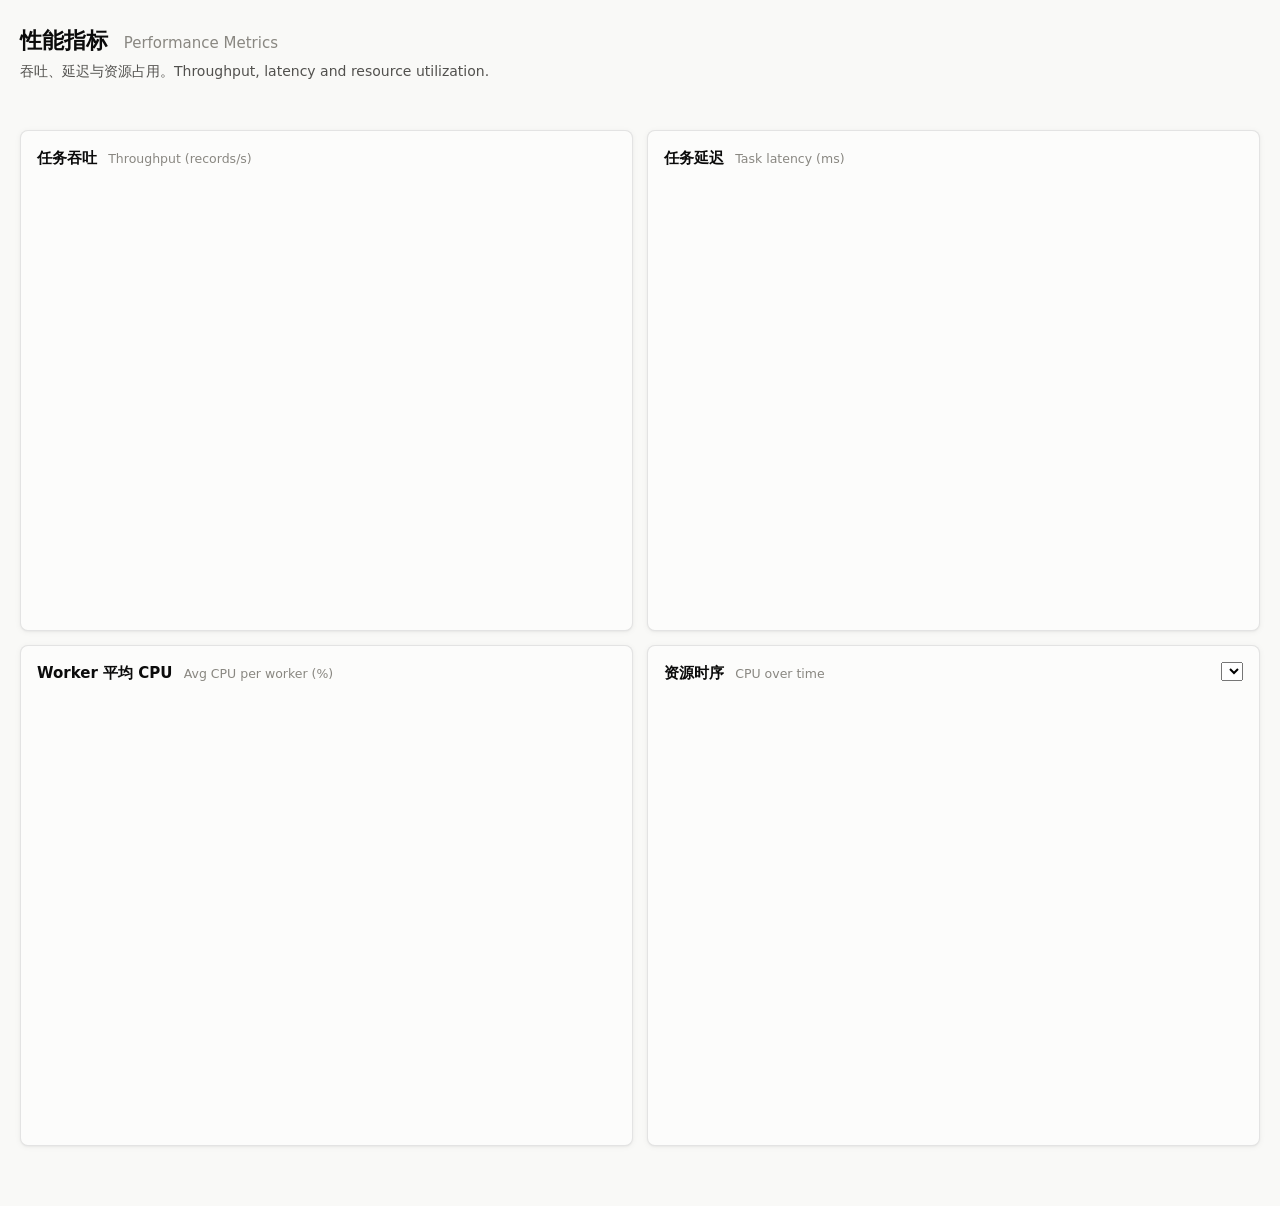
<file: frontend/metrics.html>
<!doctype html>
<html lang="zh-CN">
<head>
  <meta charset="utf-8">
  <meta name="viewport" content="width=device-width, initial-scale=1">
  <title>性能指标 Metrics — 分布式 MapReduce</title>
  <link rel="stylesheet" href="css/app.css">
</head>
<body>
  <header id="app-nav"></header>
  <main class="page">
    <h1 class="page-title">性能指标 <span>Performance Metrics</span></h1>
    <p class="page-desc">吞吐、延迟与资源占用。Throughput, latency and resource utilization.</p>

    <div class="flex between mb">
      <div id="job-picker" style="min-width:280px"></div>
    </div>

    <div class="stat-tiles" id="stats"></div>

    <div class="grid cols-2 mt">
      <div class="card">
        <h2>任务吞吐 <span class="sub">Throughput (records/s)</span></h2>
        <div class="chart-box"><canvas id="c-throughput" height="220"></canvas></div>
        <div class="chart-legend" id="c-throughput-legend"></div>
      </div>
      <div class="card">
        <h2>任务延迟 <span class="sub">Task latency (ms)</span></h2>
        <div class="chart-box"><canvas id="c-latency" height="220"></canvas></div>
        <div class="chart-legend" id="c-latency-legend"></div>
      </div>
    </div>

    <div class="grid cols-2 mt">
      <div class="card">
        <h2>Worker 平均 CPU <span class="sub">Avg CPU per worker (%)</span></h2>
        <div class="chart-box"><canvas id="c-worker-cpu" height="220"></canvas></div>
        <div class="chart-legend" id="c-worker-cpu-legend"></div>
      </div>
      <div class="card">
        <h2>资源时序 <span class="sub">CPU over time</span>
          <select id="worker-sel" style="width:auto;float:right"></select>
        </h2>
        <div class="chart-box"><canvas id="c-resource" height="220"></canvas></div>
        <div class="chart-legend" id="c-resource-legend"></div>
      </div>
    </div>
  </main>
  <script src="js/api.js"></script>
  <script src="js/components.js"></script>
  <script src="js/charts.js"></script>
  <script src="js/pages/metrics.js"></script>
</body>
</html>
</file>
<file: frontend/css/app.css>
/* =========================================================================
   Distributed MapReduce 框架 — 共享样式 / Shared styles
   设计体系：数据可视化调色板（浅色/深色两步选择）+ 状态色 + 中性墨色
   ========================================================================= */

:root {
  color-scheme: light;
  /* surfaces & ink */
  --page: #f9f9f7;
  --surface: #fcfcfb;
  --surface-2: #f1f0ec;
  --ink: #0b0b0b;
  --ink-2: #52514e;
  --muted: #898781;
  --gridline: #e1e0d9;
  --baseline: #c3c2b7;
  --border: rgba(11, 11, 11, 0.10);
  --border-strong: rgba(11, 11, 11, 0.18);

  /* categorical series slots (fixed order, never cycled) */
  --series-1: #2a78d6;
  --series-2: #eb6834;
  --series-3: #1baf7a;
  --series-4: #eda100;
  --series-5: #e87ba4;
  --series-6: #008300;
  --series-7: #4a3aa7;
  --series-8: #e34948;

  /* status palette (reserved) */
  --good: #0ca30c;
  --warning: #fab219;
  --serious: #ec835a;
  --critical: #d03b3b;

  /* role tokens */
  --accent: var(--series-1);
  --link: var(--series-1);

  --radius: 8px;
  --radius-sm: 5px;
  --shadow: 0 1px 2px rgba(11, 11, 11, 0.04), 0 1px 6px rgba(11, 11, 11, 0.05);
  --font: system-ui, -apple-system, "Segoe UI", "PingFang SC", "Microsoft YaHei", sans-serif;
  --mono: ui-monospace, "SF Mono", "Cascadia Code", Consolas, monospace;
}

@media (prefers-color-scheme: dark) {
  :root:where(:not([data-theme="light"])) {
    color-scheme: dark;
    --page: #0d0d0d;
    --surface: #1a1a19;
    --surface-2: #232322;
    --ink: #ffffff;
    --ink-2: #c3c2b7;
    --muted: #898781;
    --gridline: #2c2c2a;
    --baseline: #383835;
    --border: rgba(255, 255, 255, 0.10);
    --border-strong: rgba(255, 255, 255, 0.18);
    --series-1: #3987e5;
    --series-2: #d95926;
    --series-3: #199e70;
    --series-4: #c98500;
    --series-5: #d55181;
    --series-7: #9085e9;
    --series-8: #e66767;
    --shadow: 0 1px 2px rgba(0, 0, 0, 0.3), 0 1px 8px rgba(0, 0, 0, 0.35);
  }
}
:root[data-theme="dark"] {
  color-scheme: dark;
  --page: #0d0d0d;
  --surface: #1a1a19;
  --surface-2: #232322;
  --ink: #ffffff;
  --ink-2: #c3c2b7;
  --muted: #898781;
  --gridline: #2c2c2a;
  --baseline: #383835;
  --border: rgba(255, 255, 255, 0.10);
  --border-strong: rgba(255, 255, 255, 0.18);
  --series-1: #3987e5;
  --series-2: #4a3aa7;
  --series-3: #199e70;
  --series-4: #c98500;
  --series-5: #d55181;
  --series-7: #9085e9;
  --series-8: #e66767;
  --shadow: 0 1px 2px rgba(0, 0, 0, 0.3), 0 1px 8px rgba(0, 0, 0, 0.35);
}

/* ---------------------------------------------------------------------- */
* { box-sizing: border-box; }
html, body { margin: 0; padding: 0; }
body {
  font-family: var(--font);
  background: var(--page);
  color: var(--ink);
  font-size: 14px;
  line-height: 1.5;
  -webkit-font-smoothing: antialiased;
}
a { color: var(--link); text-decoration: none; }
a:hover { text-decoration: underline; }
code, .mono { font-family: var(--mono); font-size: 0.9em; }
.tabular { font-variant-numeric: tabular-nums; }

/* ---------------------------------------------------------------------- */
/* Navigation                                                              */
/* ---------------------------------------------------------------------- */
.app-nav {
  display: flex;
  align-items: center;
  gap: 4px;
  flex-wrap: wrap;
  padding: 10px 16px;
  background: var(--surface);
  border-bottom: 1px solid var(--border);
  position: sticky;
  top: 0;
  z-index: 20;
  box-shadow: var(--shadow);
}
.app-nav .brand {
  font-weight: 700;
  font-size: 15px;
  margin-right: 12px;
  white-space: nowrap;
  color: var(--ink);
}
.app-nav .brand small { font-weight: 500; color: var(--muted); margin-left: 6px; }
.app-nav a.nav-link {
  padding: 6px 11px;
  border-radius: 6px;
  color: var(--ink-2);
  white-space: nowrap;
  font-size: 13px;
}
.app-nav a.nav-link:hover { background: var(--surface-2); text-decoration: none; }
.app-nav a.nav-link.active { background: var(--accent); color: #fff; font-weight: 600; }
.app-nav .spacer { flex: 1 1 auto; }
.theme-toggle {
  border: 1px solid var(--border);
  background: var(--surface);
  color: var(--ink);
  border-radius: 6px;
  padding: 5px 10px;
  cursor: pointer;
  font-size: 13px;
}

/* ---------------------------------------------------------------------- */
/* Layout                                                                  */
/* ---------------------------------------------------------------------- */
.page { max-width: 1280px; margin: 0 auto; padding: 24px 20px 60px; }
.page-title {
  font-size: 22px;
  margin: 0 0 2px;
  font-weight: 700;
}
.page-title span { font-weight: 500; color: var(--muted); font-size: 15px; margin-left: 8px; }
.page-desc { color: var(--ink-2); margin: 4px 0 20px; }

.grid { display: grid; gap: 14px; }
.grid.cols-2 { grid-template-columns: repeat(2, 1fr); }
.grid.cols-3 { grid-template-columns: repeat(3, 1fr); }
.grid.cols-4 { grid-template-columns: repeat(4, 1fr); }
@media (max-width: 900px) {
  .grid.cols-2, .grid.cols-3, .grid.cols-4 { grid-template-columns: 1fr; }
}

.card {
  background: var(--surface);
  border: 1px solid var(--border);
  border-radius: var(--radius);
  padding: 16px;
  box-shadow: var(--shadow);
}
.card h2, .card h3 { margin: 0 0 12px; font-size: 15px; font-weight: 650; }
.card h2 .sub { font-weight: 500; color: var(--muted); font-size: 12.5px; margin-left: 6px; }

/* ---------------------------------------------------------------------- */
/* Stat tiles / hero                                                       */
/* ---------------------------------------------------------------------- */
.stat-tiles { display: grid; grid-template-columns: repeat(auto-fit, minmax(170px, 1fr)); gap: 12px; }
.stat {
  background: var(--surface);
  border: 1px solid var(--border);
  border-radius: var(--radius);
  padding: 14px 16px;
  box-shadow: var(--shadow);
}
.stat .label { font-size: 12px; color: var(--ink-2); margin-bottom: 4px; }
.stat .value { font-size: 26px; font-weight: 650; line-height: 1.1; }
.stat .delta { font-size: 12px; margin-top: 4px; color: var(--muted); }
.stat .value.good { color: var(--good); }
.stat .value.bad { color: var(--critical); }

/* ---------------------------------------------------------------------- */
/* Tables                                                                  */
/* ---------------------------------------------------------------------- */
.table-wrap { overflow-x: auto; }
table.table { border-collapse: collapse; width: 100%; font-size: 13px; }
table.table th {
  text-align: left;
  font-weight: 600;
  color: var(--ink-2);
  padding: 8px 10px;
  border-bottom: 1px solid var(--border-strong);
  white-space: nowrap;
}
table.table td {
  padding: 8px 10px;
  border-bottom: 1px solid var(--border);
  vertical-align: top;
}
table.table tr:hover td { background: var(--surface-2); }
table.table .num { text-align: right; font-variant-numeric: tabular-nums; }
table.table .muted { color: var(--muted); }
table.table tr.clickable { cursor: pointer; }

/* ---------------------------------------------------------------------- */
/* Badges & progress                                                       */
/* ---------------------------------------------------------------------- */
.badge {
  display: inline-block;
  padding: 2px 9px;
  border-radius: 20px;
  font-size: 12px;
  font-weight: 600;
  white-space: nowrap;
  border: 1px solid transparent;
}
.badge.good   { background: color-mix(in srgb, var(--good) 14%, transparent); color: var(--good); }
.badge.bad    { background: color-mix(in srgb, var(--critical) 14%, transparent); color: var(--critical); }
.badge.run    { background: color-mix(in srgb, var(--series-1) 14%, transparent); color: var(--series-1); }
.badge.warn   { background: color-mix(in srgb, var(--serious) 16%, transparent); color: var(--serious); }
.badge.muted  { background: var(--surface-2); color: var(--muted); }
.badge.aqua   { background: color-mix(in srgb, var(--series-3) 16%, transparent); color: var(--series-3); }
.badge.dot::before {
  content: "";
  display: inline-block;
  width: 7px; height: 7px;
  border-radius: 50%;
  background: currentColor;
  margin-right: 6px;
  vertical-align: 1px;
}

.progress { height: 8px; background: var(--surface-2); border-radius: 5px; overflow: hidden; }
.progress > .fill {
  height: 100%;
  background: var(--accent);
  border-radius: 5px;
  transition: width .3s ease;
}
.progress > .fill.good { background: var(--good); }
.progress > .fill.warn { background: var(--serious); }
.progress > .fill.bad  { background: var(--critical); }
.progress-label { display: flex; justify-content: space-between; font-size: 12px; color: var(--ink-2); margin-bottom: 3px; }

.meter { height: 8px; background: var(--surface-2); border-radius: 5px; overflow: hidden; }
.meter > .fill { height: 100%; border-radius: 5px; transition: width .3s ease; }
.meter > .fill.ok  { background: var(--good); }
.meter > .fill.warn{ background: var(--warning); }
.meter > .fill.high{ background: var(--serious); }
.meter > .fill.crit{ background: var(--critical); }

/* ---------------------------------------------------------------------- */
/* Forms                                                                   */
/* ---------------------------------------------------------------------- */
form label { display: block; font-size: 13px; color: var(--ink-2); margin: 10px 0 3px; }
form input, form select, form textarea {
  width: 100%;
  padding: 8px 10px;
  border: 1px solid var(--border-strong);
  border-radius: var(--radius-sm);
  background: var(--surface);
  color: var(--ink);
  font-family: inherit;
  font-size: 14px;
}
form input:focus, form select:focus, form textarea:focus {
  outline: 2px solid var(--accent);
  outline-offset: -1px;
}
form .row { display: flex; gap: 12px; }
form .row > div { flex: 1; }
form .hint { font-size: 12px; color: var(--muted); }
fieldset { border: 1px solid var(--border); border-radius: var(--radius-sm); padding: 10px 14px 14px; margin: 12px 0 0; }
fieldset legend { font-size: 13px; font-weight: 600; color: var(--ink-2); padding: 0 6px; }

.btn {
  display: inline-block;
  padding: 8px 16px;
  border-radius: 6px;
  border: 1px solid var(--border-strong);
  background: var(--surface);
  color: var(--ink);
  font-size: 14px;
  font-weight: 600;
  cursor: pointer;
  font-family: inherit;
}
.btn:hover { background: var(--surface-2); }
.btn.primary { background: var(--accent); color: #fff; border-color: var(--accent); }
.btn.primary:hover { filter: brightness(1.06); background: var(--accent); }
.btn.danger { background: var(--critical); color: #fff; border-color: var(--critical); }
.btn.small { padding: 4px 10px; font-size: 13px; }
.btn:disabled { opacity: 0.5; cursor: not-allowed; }

.pill-group { display: flex; gap: 8px; flex-wrap: wrap; }
.pill {
  padding: 6px 12px;
  border: 1px solid var(--border-strong);
  border-radius: 20px;
  cursor: pointer;
  font-size: 13px;
  color: var(--ink-2);
  background: var(--surface);
}
.pill:hover { background: var(--surface-2); }
.pill.active { background: var(--accent); color: #fff; border-color: var(--accent); }

/* ---------------------------------------------------------------------- */
/* Logs & code                                                             */
/* ---------------------------------------------------------------------- */
.log-view {
  font-family: var(--mono);
  font-size: 12.5px;
  background: var(--surface-2);
  border: 1px solid var(--border);
  border-radius: var(--radius-sm);
  padding: 12px;
  overflow-x: auto;
  max-height: 560px;
  overflow-y: auto;
}
.log-line { display: flex; gap: 8px; padding: 2px 0; white-space: pre-wrap; }
.log-line .ts { color: var(--muted); flex: 0 0 auto; }
.log-line .lvl { flex: 0 0 60px; font-weight: 600; }
.log-line.lvl-INFO .lvl { color: var(--series-1); }
.log-line.lvl-WARN .lvl { color: var(--serious); }
.log-line.lvl-ERROR .lvl { color: var(--critical); }
.log-line.lvl-DEBUG .lvl { color: var(--muted); }
.log-line .msg { color: var(--ink); }
.log-line .stage { color: var(--muted); flex: 0 0 80px; }

/* ---------------------------------------------------------------------- */
/* Charts                                                                  */
/* ---------------------------------------------------------------------- */
.chart-box { width: 100%; position: relative; }
.chart-box canvas { display: block; width: 100%; }
.chart-legend { display: flex; gap: 14px; flex-wrap: wrap; font-size: 12px; color: var(--ink-2); margin-top: 8px; }
.chart-legend .item { display: flex; align-items: center; gap: 6px; }
.chart-legend .swatch { width: 10px; height: 10px; border-radius: 2px; display: inline-block; }
.chart-legend .swatch.line { width: 16px; height: 3px; border-radius: 2px; }

/* ---------------------------------------------------------------------- */
/* Utility                                                                 */
/* ---------------------------------------------------------------------- */
.flex { display: flex; align-items: center; gap: 10px; }
.flex.between { justify-content: space-between; }
.flex.wrap { flex-wrap: wrap; }
.mt { margin-top: 14px; }
.mb { margin-bottom: 14px; }
.muted { color: var(--muted); }
.small { font-size: 12px; }
.bold { font-weight: 650; }
.empty {
  text-align: center;
  color: var(--muted);
  padding: 36px 16px;
  font-size: 13px;
}
.toast-host {
  position: fixed;
  bottom: 18px;
  right: 18px;
  z-index: 100;
  display: flex;
  flex-direction: column;
  gap: 8px;
}
.toast {
  background: var(--surface);
  border: 1px solid var(--border-strong);
  border-left: 3px solid var(--accent);
  border-radius: var(--radius-sm);
  padding: 10px 14px;
  box-shadow: var(--shadow);
  font-size: 13px;
  max-width: 360px;
}
.toast.error { border-left-color: var(--critical); }
.toast.ok { border-left-color: var(--good); }

.timeline { border-left: 2px solid var(--gridline); padding-left: 16px; margin-left: 6px; }
.timeline .ev { position: relative; margin-bottom: 12px; }
.timeline .ev::before {
  content: "";
  position: absolute;
  left: -22px; top: 5px;
  width: 10px; height: 10px;
  border-radius: 50%;
  background: var(--muted);
}
.timeline .ev.warn::before { background: var(--serious); }
.timeline .ev.bad::before { background: var(--critical); }
.timeline .ev.good::before { background: var(--good); }

details.accordion { border: 1px solid var(--border); border-radius: var(--radius-sm); margin-bottom: 8px; }
details.accordion summary { cursor: pointer; padding: 10px 14px; font-weight: 600; }
details.accordion .body { padding: 4px 14px 14px; }
</file>
